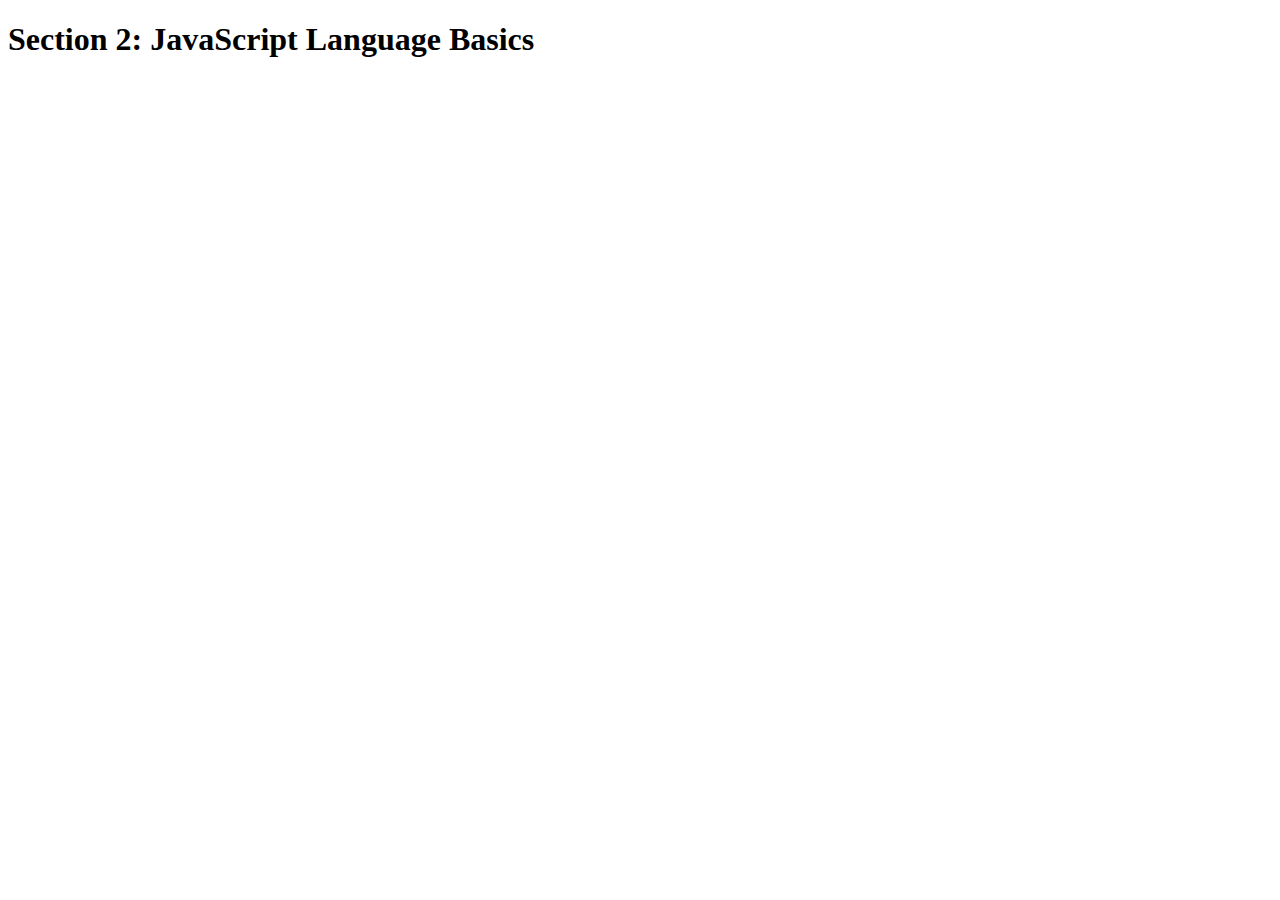
<file: complete-javascript-course2020/2-JS-basics/final/index.html>
<!DOCTYPE html>
<html lang="en">
    <head>
        <meta charset="UTF-8">
        <link href="https://fonts.googleapis.com/css?family=Lato:100,300,600" rel="stylesheet" type="text/css">
        <link href="https://code.iconicframework.com/ionicons/2.0.1/css/ionicons.min.css" rel="stylesheet" type="text/css">
        <link type="text/css" rel="stylesheet" type="style.css">
        <title>Section 2: JavaScript Language Basics</title>
    </head>

    <body>
        <h1>Section 2: JavaScript Language Basics</h1>
    </body>
    
    <script src="script.js"></script>
</html>
</file>
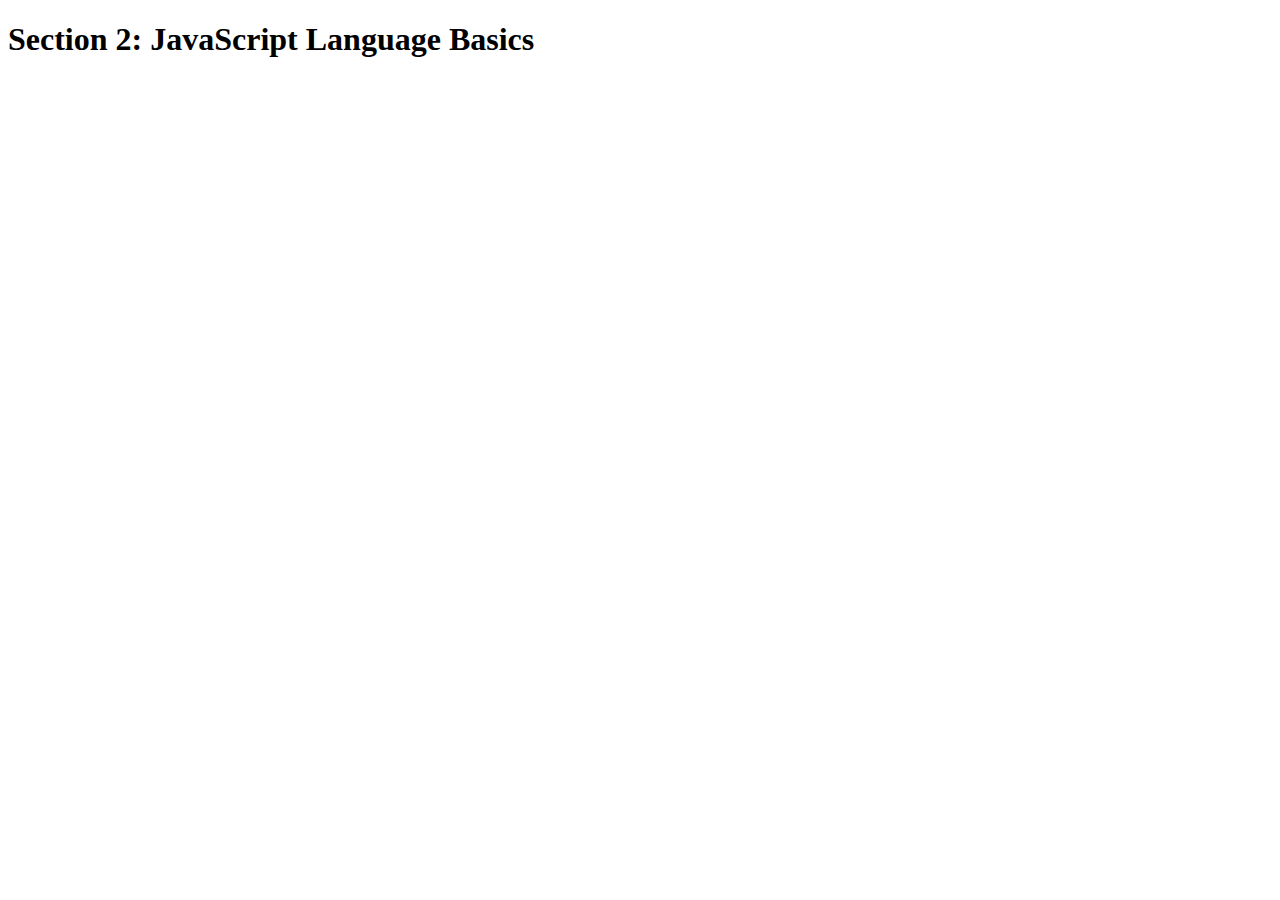
<file: complete-javascript-course2020/2-JS-basics/starter/index.html>
<!DOCTYPE html>
<html lang="en">
    <head>
        <meta charset="UTF-8">
        <title>Section 2: JavaScript Language Basics</title>
    </head>

    <body>
        <h1>Section 2: JavaScript Language Basics</h1>
    </body>
</html>
</file>
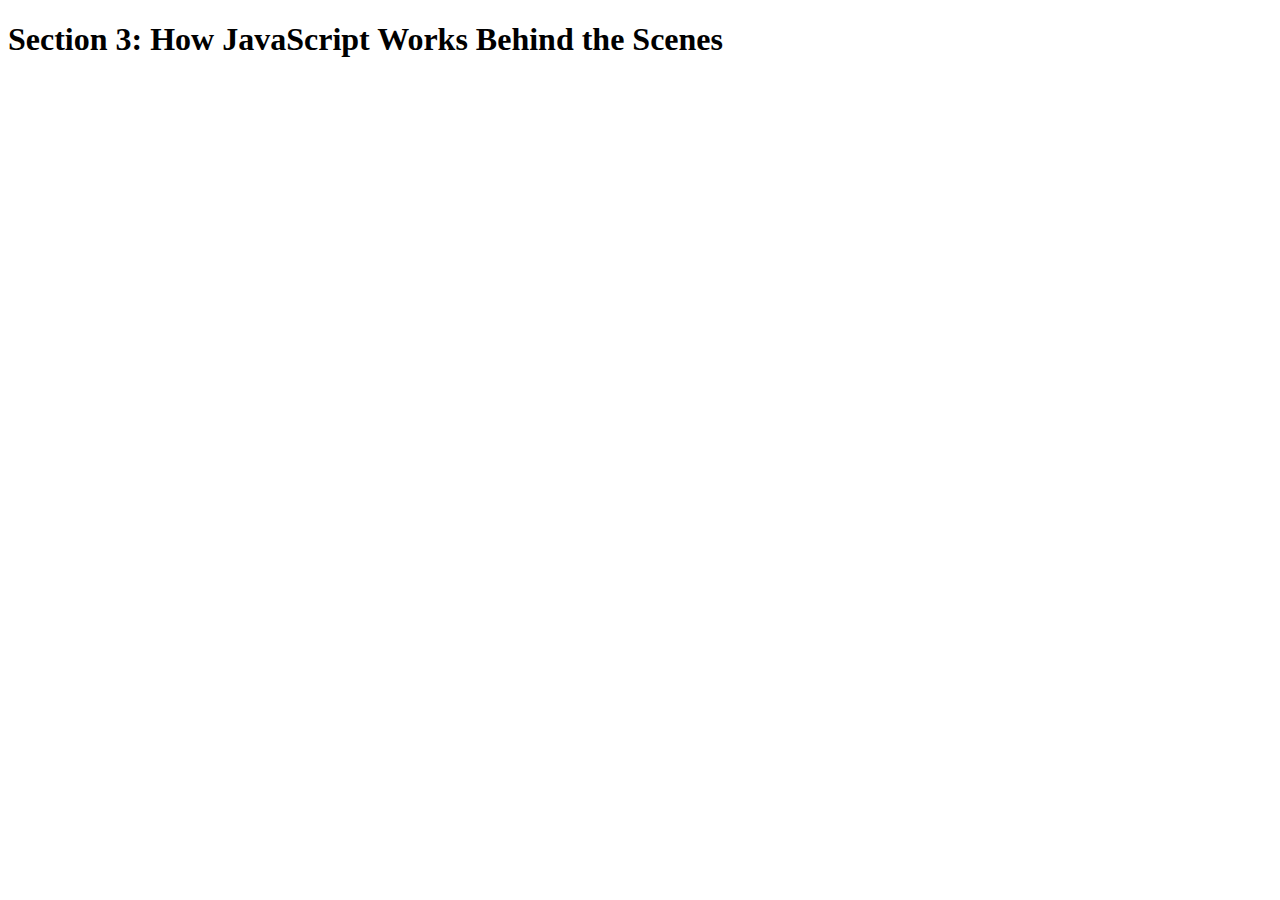
<file: complete-javascript-course2020/3-how-JS-works/final/index.html>
<!DOCTYPE html>
<html lang="en">
    <head>
        <meta charset="UTF-8">
        <title>Section 3: How JavaScript Works Behind the Scenes</title>
    </head>

    <body>
        <h1>Section 3: How JavaScript Works Behind the Scenes</h1>
        <script src="script.js"></script>
    </body>
</html>
</file>
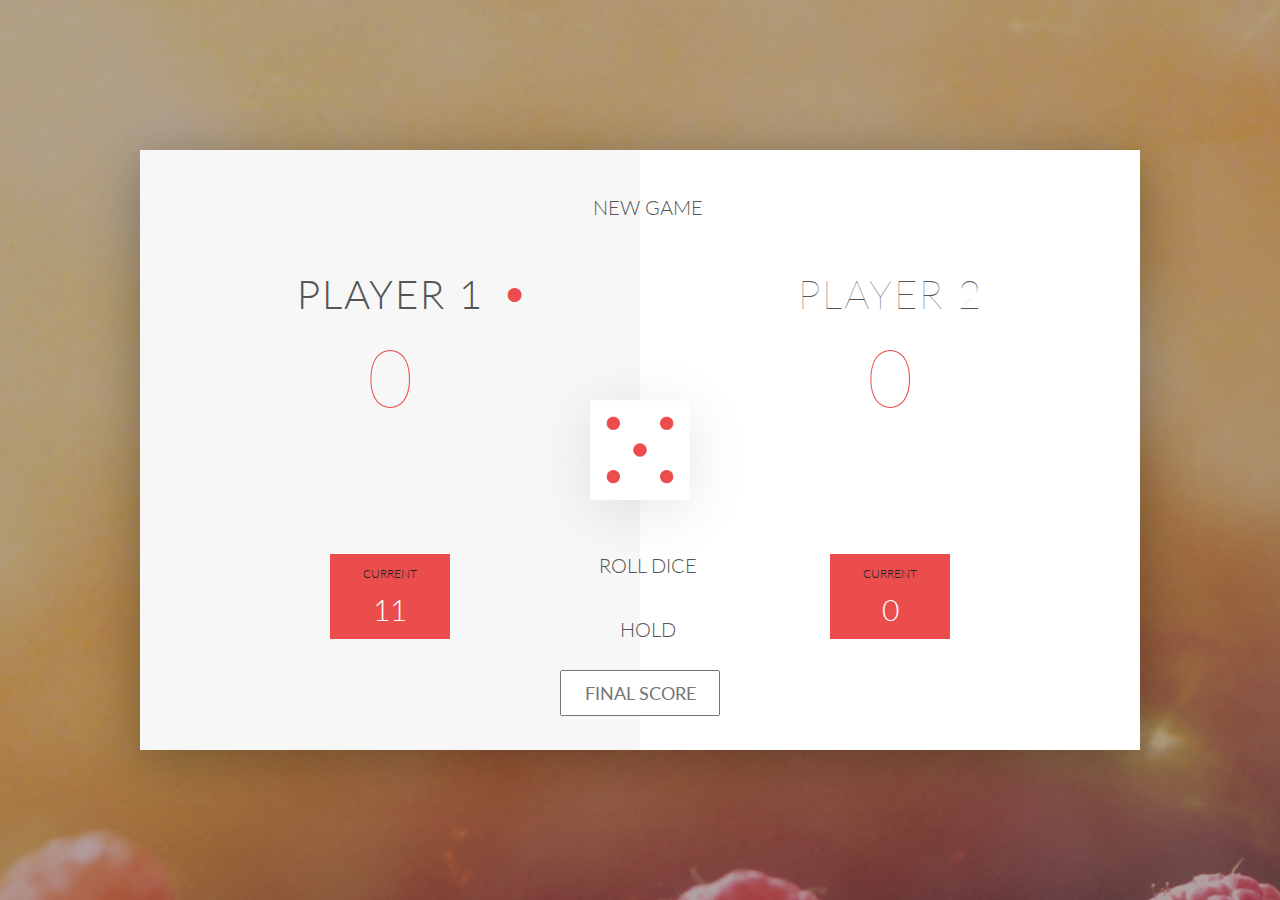
<file: complete-javascript-course2020/4-DOM-pig-game/final/index.html>
<!DOCTYPE html>
<html lang="en">
    <head>
        <meta charset="UTF-8">
        <link href="https://fonts.googleapis.com/css?family=Lato:100,300,600" rel="stylesheet" type="text/css">
        <link href="http://code.ionicframework.com/ionicons/2.0.1/css/ionicons.min.css" rel="stylesheet" type="text/css">
        <link type="text/css" rel="stylesheet" href="style.css">
        
        <title>Pig Game</title>
    </head>

    <body>
        <div class="wrapper clearfix">
            <div class="player-0-panel active">
                <div class="player-name" id="name-0">Player 1</div>
                <div class="player-score" id="score-0">43</div>
                <div class="player-current-box">
                    <div class="player-current-label">Current</div>
                    <div class="player-current-score" id="current-0">11</div>
                </div>
            </div>
            
            <div class="player-1-panel">
                <div class="player-name" id="name-1">Player 2</div>
                <div class="player-score" id="score-1">72</div>
                <div class="player-current-box">
                    <div class="player-current-label">Current</div>
                    <div class="player-current-score" id="current-1">0</div>
                </div>
            </div>
            
            <button class="btn-new"><i class="ion-ios-plus-outline"></i>New game</button>
            <button class="btn-roll"><i class="ion-ios-loop"></i>Roll dice</button>
            <button class="btn-hold"><i class="ion-ios-download-outline"></i>Hold</button>
            
            <input type="text" placeholder="Final score" class="final-score">
            
            <img src="dice-5.png" alt="Dice" class="dice" id="dice-1">
            <img src="dice-5.png" alt="Dice" class="dice" id="dice-2">
        </div>
        
        <!--<script src="app.js"></script>-->
        <script src="app.js"></script>
    </body>
</html>
</file>
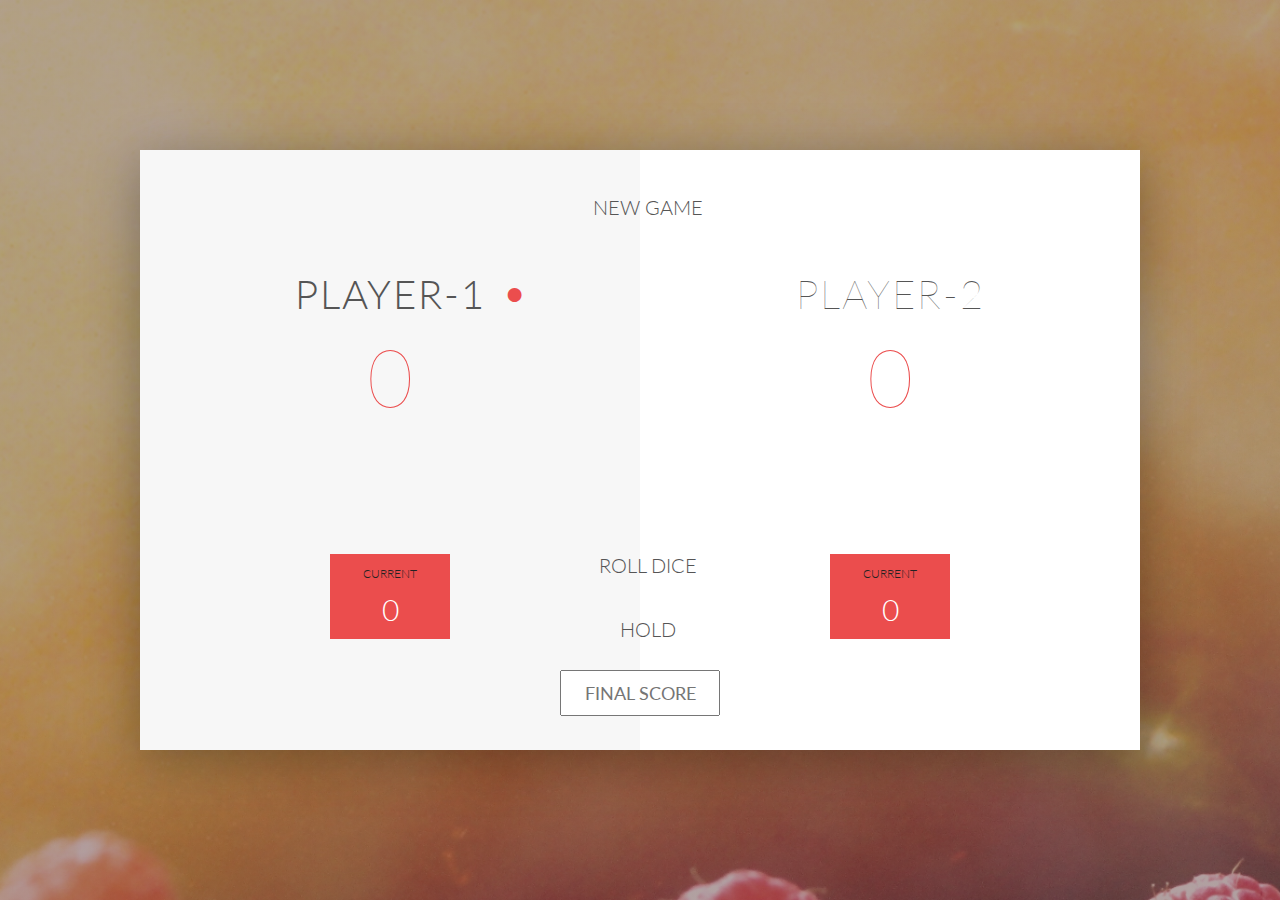
<file: complete-javascript-course2020/4-DOM-pig-game/starter/index.html>
<!DOCTYPE html>
<html lang="en">
    <head>
        <meta charset="UTF-8">
        <link href="https://fonts.googleapis.com/css?family=Lato:100,300,600" rel="stylesheet" type="text/css">
        <link href="http://code.ionicframework.com/ionicons/2.0.1/css/ionicons.min.css" rel="stylesheet" type="text/css">
        <link type="text/css" rel="stylesheet" href="style.css">
        
        <title>Pig Game</title>
    </head>

    <body>
        <div class="wrapper clearfix">
            <div class="player-0-panel active">
                <div class="player-name" id="name-0">Player 1</div>
                <div class="player-score" id="score-0">43</div>
                <div class="player-current-box">
                    <div class="player-current-label">Current</div>
                    <div class="player-current-score" id="current-0">11</div>
                </div>
            </div>
            
            <div class="player-1-panel">
                <div class="player-name" id="name-1">Player 2</div>
                <div class="player-score" id="score-1">72</div>
                <div class="player-current-box">
                    <div class="player-current-label">Current</div>
                    <div class="player-current-score" id="current-1">0</div>
                </div>
            </div>
            
            <button class="btn-new"><i class="ion-ios-plus-outline"></i>New game</button>
            <button class="btn-roll"><i class="ion-ios-loop"></i>Roll dice</button>
            <button class="btn-hold"><i class="ion-ios-download-outline"></i>Hold</button>
            <input type="text" placeholder="Final Score" class="final-score">
            
            <img src="dice-5.png" alt="Dice" class="dice" id="dice-1">
            <img src="dice-5.png" alt="Dice" class="dice" id="dice-2">
        </div>
        
        <script src="app.js"></script>
    </body>
</html>
</file>
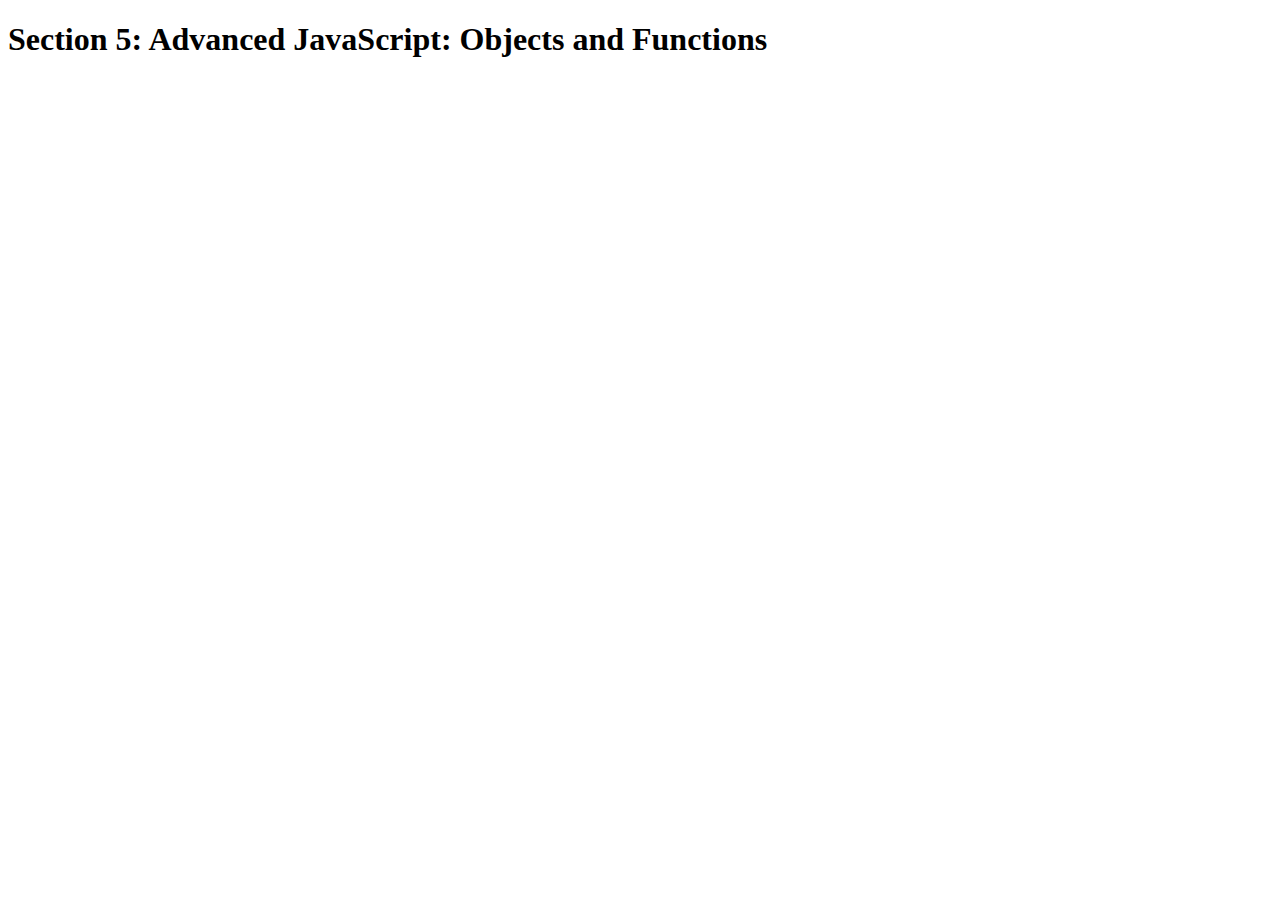
<file: complete-javascript-course2020/5-advanced-JS/final/index.html>
<!DOCTYPE html>
<html lang="en">
    <head>
        <meta charset="UTF-8">
        <title>Section 5: Advanced JavaScript: Objects and Functions</title>
    </head>

    <body>
        <h1>Section 5: Advanced JavaScript: Objects and Functions</h1>
        <script src="script.js"></script>
    </body>
</html>
</file>
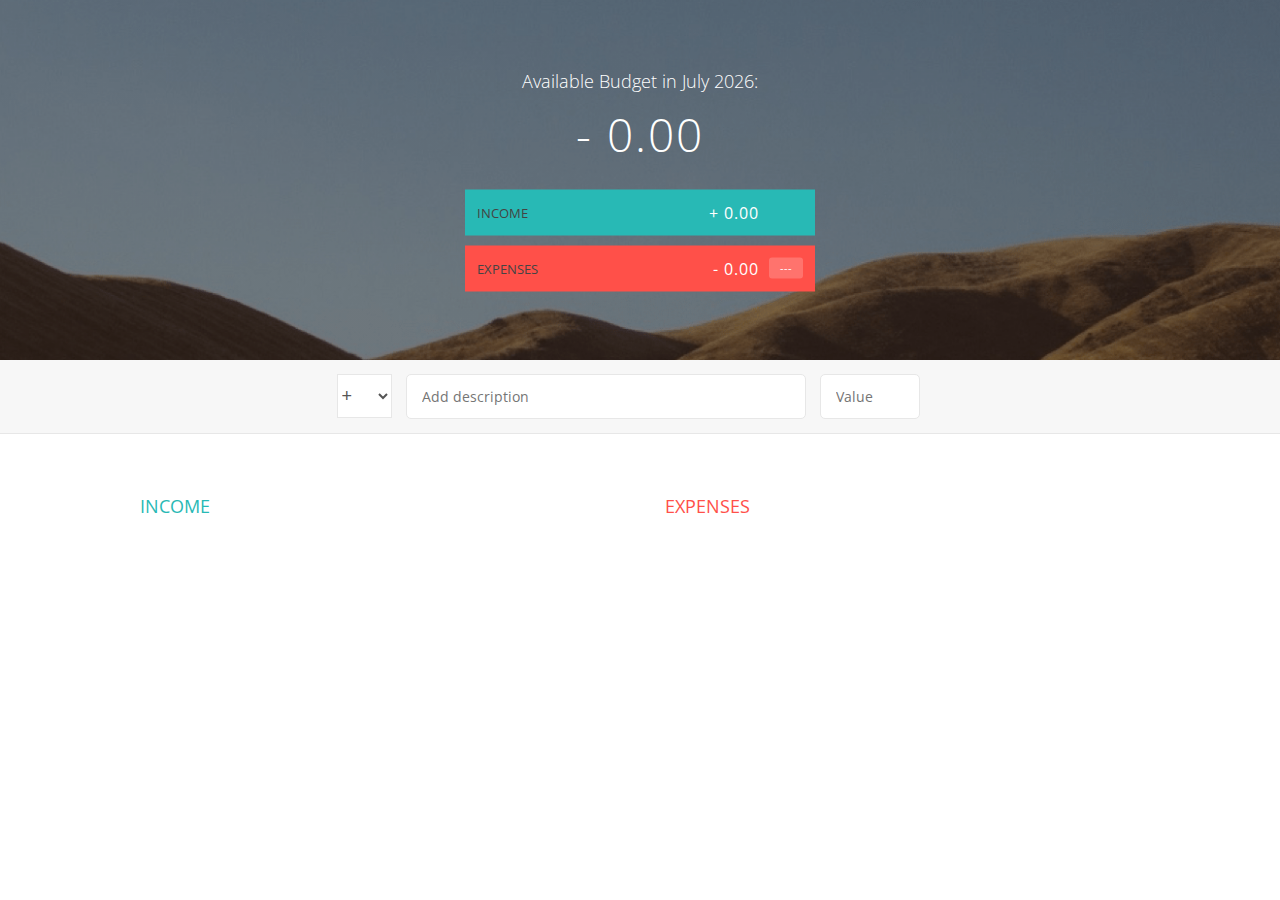
<file: complete-javascript-course2020/6-budgety/final/index.html>
<!DOCTYPE html>
<html lang="en">
    <head>
        <meta charset="UTF-8">
        <link href="https://fonts.googleapis.com/css?family=Open+Sans:100,300,400,600" rel="stylesheet" type="text/css">
        <link href="http://code.ionicframework.com/ionicons/2.0.1/css/ionicons.min.css" rel="stylesheet" type="text/css">
        <link type="text/css" rel="stylesheet" href="style.css">
        <title>Budgety</title>
    </head>
    <body>
        
        <div class="top">
            <div class="budget">
                <div class="budget__title">
                    Available Budget in <span class="budget__title--month">%Month%</span>:
                </div>
                
                <div class="budget__value">+ 2,345.64</div>
                
                <div class="budget__income clearfix">
                    <div class="budget__income--text">Income</div>
                    <div class="right">
                        <div class="budget__income--value">+ 4,300.00</div>
                        <div class="budget__income--percentage">&nbsp;</div>
                    </div>
                </div>
                
                <div class="budget__expenses clearfix">
                    <div class="budget__expenses--text">Expenses</div>
                    <div class="right clearfix">
                        <div class="budget__expenses--value">- 1,954.36</div>
                        <div class="budget__expenses--percentage">45%</div>
                    </div>
                </div>
            </div>
        </div>
        
        
        
        <div class="bottom">
            <div class="add">
                <div class="add__container">
                    <select class="add__type">
                        <option value="inc" selected>+</option>
                        <option value="exp">-</option>
                    </select>
                    <input type="text" class="add__description" placeholder="Add description">
                    <input type="number" class="add__value" placeholder="Value">
                    <button class="add__btn"><i class="ion-ios-checkmark-outline"></i></button>
                </div>
            </div>
            
            <div class="container clearfix">
                <div class="income">
                    <h2 class="icome__title">Income</h2>
                    
                    <div class="income__list">
                       
                        <!--
                        <div class="item clearfix" id="income-0">
                            <div class="item__description">Salary</div>
                            <div class="right clearfix">
                                <div class="item__value">+ 2,100.00</div>
                                <div class="item__delete">
                                    <button class="item__delete--btn">
                                        <i class="ion-ios-close-outline"></i>
                                    </button>
                                </div>
                            </div>
                        </div>
                        
                        <div class="item clearfix" id="income-1">
                            <div class="item__description">Sold car</div>
                            <div class="right clearfix">
                                <div class="item__value">+ 1,500.00</div>
                                <div class="item__delete">
                                    <button class="item__delete--btn"><i class="ion-ios-close-outline"></i></button>
                                </div>
                            </div>
                        </div>
                        -->
                        
                    </div>
                </div>
                
                
                
                <div class="expenses">
                    <h2 class="expenses__title">Expenses</h2>
                    
                    <div class="expenses__list">
                       
                        <!--
                        <div class="item clearfix" id="expense-0">
                            <div class="item__description">Apartment rent</div>
                            <div class="right clearfix">
                                <div class="item__value">- 900.00</div>
                                <div class="item__percentage">21%</div>
                                <div class="item__delete">
                                    <button class="item__delete--btn"><i class="ion-ios-close-outline"></i></button>
                                </div>
                            </div>
                        </div>

                        <div class="item clearfix" id="expense-1">
                            <div class="item__description">Grocery shopping</div>
                            <div class="right clearfix">
                                <div class="item__value">- 435.28</div>
                                <div class="item__percentage">10%</div>
                                <div class="item__delete">
                                    <button class="item__delete--btn"><i class="ion-ios-close-outline"></i></button>
                                </div>
                            </div>
                        </div>
                        -->
                        
                    </div>
                </div>
            </div>
            
            
        </div>
        
        <script src="app.js"></script>
    </body>
</html>
</file>
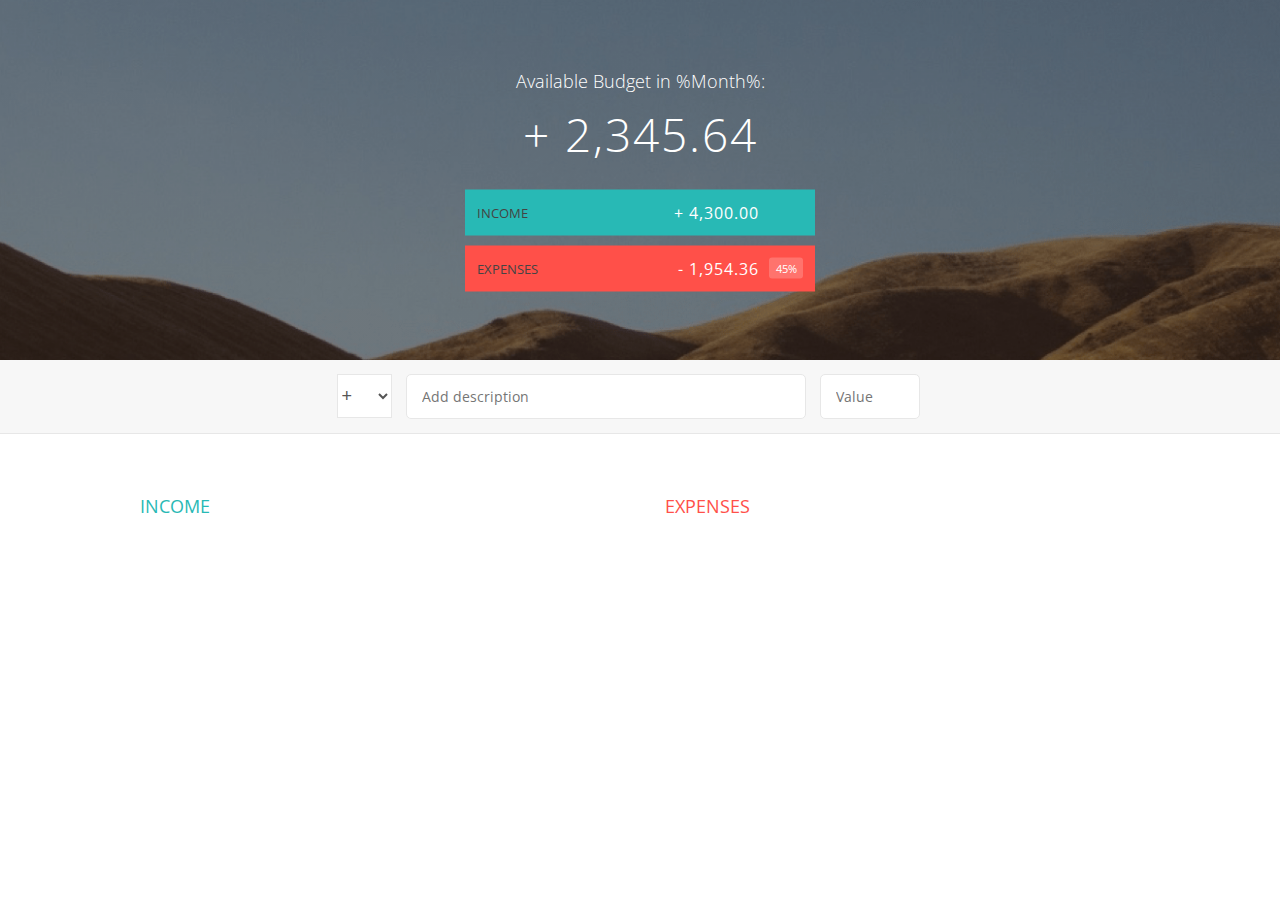
<file: complete-javascript-course2020/6-budgety/starter/index.html>
<!DOCTYPE html>
<html lang="en">
    <head>
        <meta charset="UTF-8">
        <link href="https://fonts.googleapis.com/css?family=Open+Sans:100,300,400,600" rel="stylesheet" type="text/css">
        <link href="http://code.ionicframework.com/ionicons/2.0.1/css/ionicons.min.css" rel="stylesheet" type="text/css">
        <link type="text/css" rel="stylesheet" href="style.css">
        <title>Budgety</title>
    </head>
    <body>
        
        <div class="top">
            <div class="budget">
                <div class="budget__title">
                    Available Budget in <span class="budget__title--month">%Month%</span>:
                </div>
                
                <div class="budget__value">+ 2,345.64</div>
                
                <div class="budget__income clearfix">
                    <div class="budget__income--text">Income</div>
                    <div class="right">
                        <div class="budget__income--value">+ 4,300.00</div>
                        <div class="budget__income--percentage">&nbsp;</div>
                    </div>
                </div>
                
                <div class="budget__expenses clearfix">
                    <div class="budget__expenses--text">Expenses</div>
                    <div class="right clearfix">
                        <div class="budget__expenses--value">- 1,954.36</div>
                        <div class="budget__expenses--percentage">45%</div>
                    </div>
                </div>
            </div>
        </div>
        
        
        
        <div class="bottom">
            <div class="add">
                <div class="add__container">
                    <select class="add__type">
                        <option value="inc" selected>+</option>
                        <option value="exp">-</option>
                    </select>
                    <input type="text" class="add__description" placeholder="Add description">
                    <input type="number" class="add__value" placeholder="Value">
                    <button class="add__btn"><i class="ion-ios-checkmark-outline"></i></button>
                </div>
            </div>
            
            <div class="container clearfix">
                <div class="income">
                    <h2 class="icome__title">Income</h2>
                    
                    <div class="income__list">
                       
                        <!--
                        <div class="item clearfix" id="income-0">
                            <div class="item__description">Salary</div>
                            <div class="right clearfix">
                                <div class="item__value">+ 2,100.00</div>
                                <div class="item__delete">
                                    <button class="item__delete--btn"><i class="ion-ios-close-outline"></i></button>
                                </div>
                            </div>
                        </div>
                        
                        <div class="item clearfix" id="income-1">
                            <div class="item__description">Sold car</div>
                            <div class="right clearfix">
                                <div class="item__value">+ 1,500.00</div>
                                <div class="item__delete">
                                    <button class="item__delete--btn"><i class="ion-ios-close-outline"></i></button>
                                </div>
                            </div>
                        </div>
                        -->
                        
                    </div>
                </div>
                
                
                
                <div class="expenses">
                    <h2 class="expenses__title">Expenses</h2>
                    
                    <div class="expenses__list">
                       
                        <!--
                        <div class="item clearfix" id="expense-0">
                            <div class="item__description">Apartment rent</div>
                            <div class="right clearfix">
                                <div class="item__value">- 900.00</div>
                                <div class="item__percentage">21%</div>
                                <div class="item__delete">
                                    <button class="item__delete--btn"><i class="ion-ios-close-outline"></i></button>
                                </div>
                            </div>
                        </div>

                        <div class="item clearfix" id="expense-1">
                            <div class="item__description">Grocery shopping</div>
                            <div class="right clearfix">
                                <div class="item__value">- 435.28</div>
                                <div class="item__percentage">10%</div>
                                <div class="item__delete">
                                    <button class="item__delete--btn"><i class="ion-ios-close-outline"></i></button>
                                </div>
                            </div>
                        </div>
                        -->
                        
                    </div>
                </div>
            </div>
            
            
        </div>
        
        <script src="app.js"></script>
    </body>
</html>
</file>
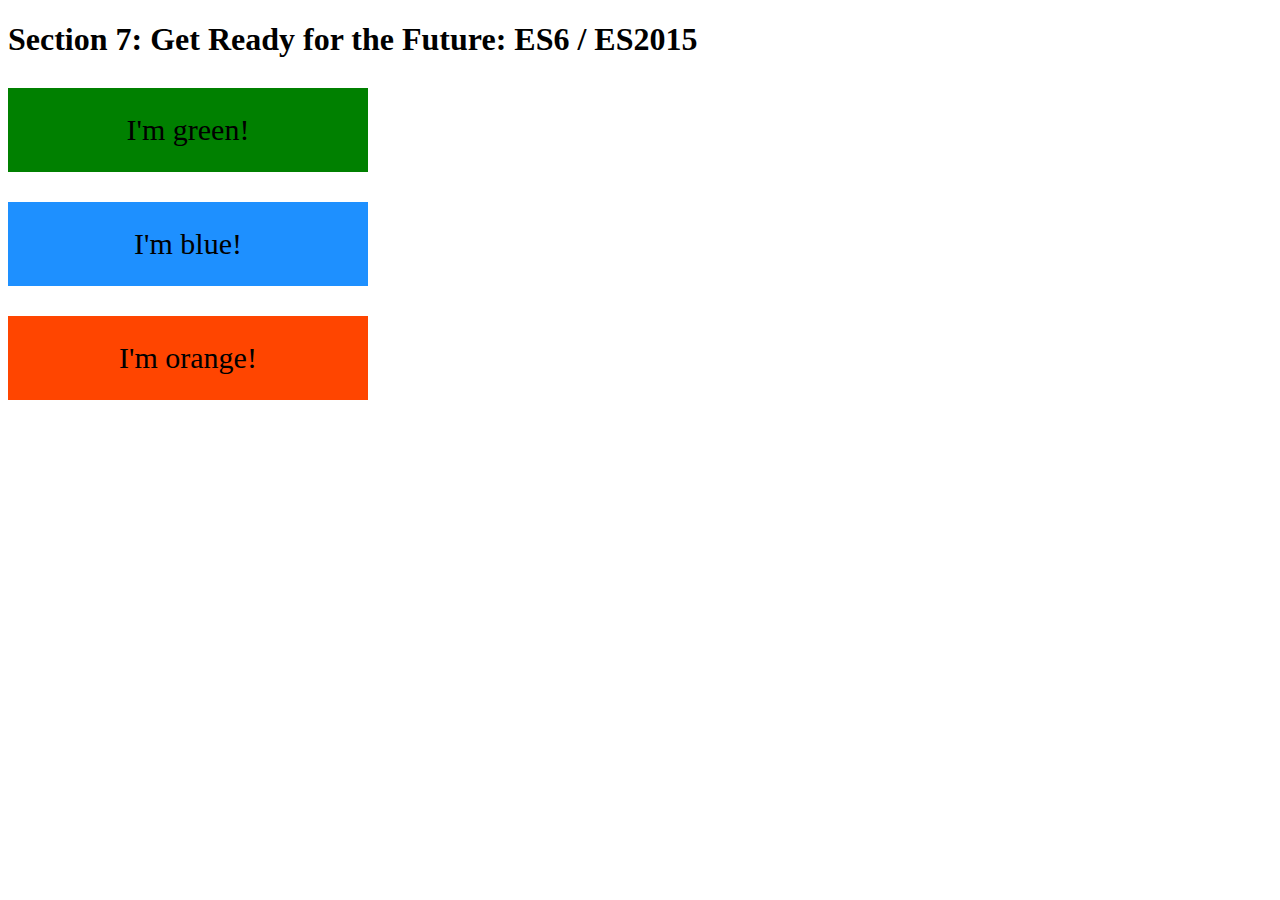
<file: complete-javascript-course2020/7-ES6/final/index.html>
<!DOCTYPE html>
<html lang="en">
    <head>
        <meta charset="UTF-8">
        <title>Section 7: Get Ready for the Future: ES6 / ES2015</title>
        
        <style>
            .box {
                width: 200px;
                padding: 25px 80px;
                text-align: center;
                font-size: 30px;
                margin-top: 30px;
            }
            
            .green { background-color: green; }
            .blue { background-color: dodgerblue; }
            .orange { background-color: orangered; }
            
        </style>
        
    </head>

    <body>
        <h1>Section 7: Get Ready for the Future: ES6 / ES2015</h1>
        
        <div class="box green">I'm green!</div>
        <div class="box blue">I'm blue!</div>
        <div class="box orange">I'm orange!</div>
        
        <script src="polyfill.min.js"></script>
        <script src="script-transpiled.js"></script>
    </body>
</html>
</file>
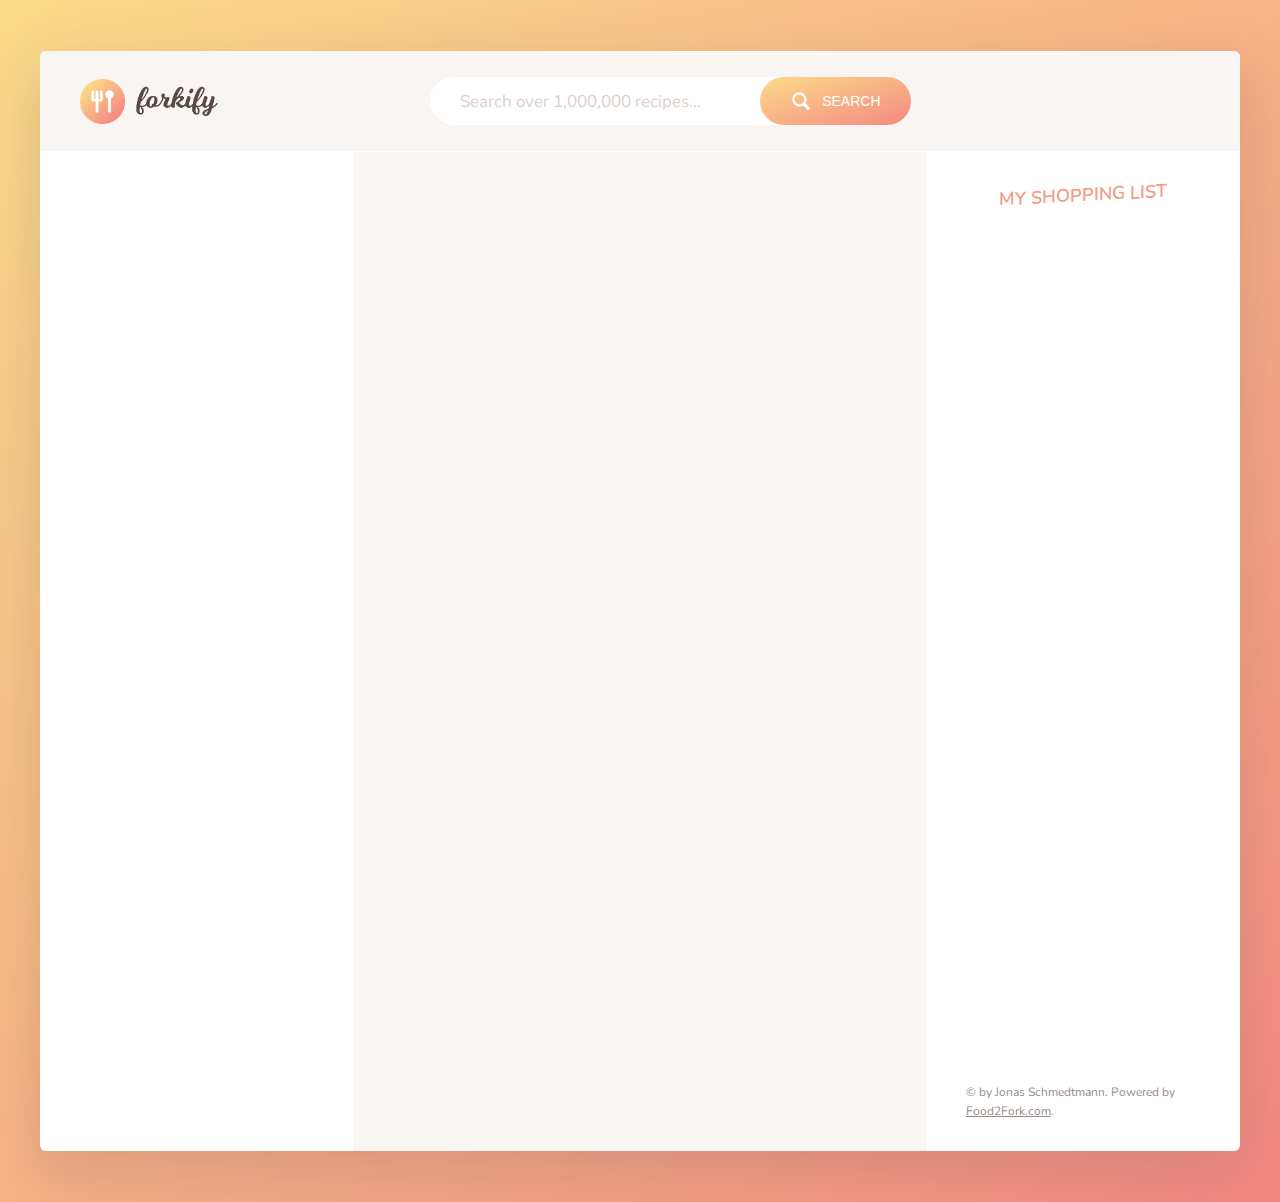
<file: complete-javascript-course2020/9-forkify/final/dist/index.html>
<!DOCTYPE html>
<html lang="en">

<head>
    <meta charset="UTF-8">
    <meta name="viewport" content="width=device-width, initial-scale=1.0">
    <meta http-equiv="X-UA-Compatible" content="ie=edge">
    <link href="https://fonts.googleapis.com/css?family=Nunito+Sans:400,600,700" rel="stylesheet">
    <link rel="stylesheet" href="css/style.css">
    <link rel="shortcut icon" href="img/favicon.png" type="image/x-icon">
    <title>forkify // Search over 1,000,000 recipes</title>
</head>

<body>
    <div class="container">
        <header class="header">
            <img src="img/logo.png" alt="Logo" class="header__logo">
            <form class="search">
                <input type="text" class="search__field" placeholder="Search over 1,000,000 recipes...">
                <button class="btn search__btn">
                    <svg class="search__icon">
                        <use href="img/icons.svg#icon-magnifying-glass"></use>
                    </svg>
                    <span>Search</span>
                </button>
            </form>
            <div class="likes">
                <div class="likes__field">
                    <svg class="likes__icon">
                        <use href="img/icons.svg#icon-heart"></use>
                    </svg>
                </div>
                <div class="likes__panel">
                    <ul class="likes__list">
                        <!--
                        <li>
                            <a class="likes__link" href="#23456">
                                <figure class="likes__fig">
                                    <img src="img/test-1.jpg" alt="Test">
                                </figure>
                                <div class="likes__data">
                                    <h4 class="likes__name">Pasta with Tomato ...</h4>
                                    <p class="likes__author">The Pioneer Woman</p>
                                </div>
                            </a>
                        </li>
                        -->
                    </ul>
                </div>
            </div>
        </header>


        <div class="results">
            <ul class="results__list">
                <!--
                <li>
                    <a class="results__link results__link--active" href="#23456">
                        <figure class="results__fig">
                            <img src="img/test-1.jpg" alt="Test">
                        </figure>
                        <div class="results__data">
                            <h4 class="results__name">Pasta with Tomato ...</h4>
                            <p class="results__author">The Pioneer Woman</p>
                        </div>
                    </a>
                </li>

                <li>
                    <a class="results__link" href="#76767">
                        <figure class="results__fig">
                            <img src="img/test-2.jpg" alt="Test">
                        </figure>
                        <div class="results__data">
                            <h4 class="results__name">Pasta Salad with ...</h4>
                            <p class="results__author">Spicy Perspective</p>
                        </div>
                    </a>
                </li>

                <li>
                    <a class="results__link" href="#85354">
                        <figure class="results__fig">
                            <img src="img/test-3.jpg" alt="Test">
                        </figure>
                        <div class="results__data">
                            <h4 class="results__name">Homemade Tomato ...</h4>
                            <p class="results__author">All Recipes</p>
                        </div>
                    </a>
                </li>

                <li>
                    <a class="results__link" href="#43563">
                        <figure class="results__fig">
                            <img src="img/test-4.jpg" alt="Test">
                        </figure>
                        <div class="results__data">
                            <h4 class="results__name">Pasta with Tomato ...</h4>
                            <p class="results__author">The Pioneer Woman</p>
                        </div>
                    </a>
                </li>

                <li>
                    <a class="results__link" href="#2256665">
                        <figure class="results__fig">
                            <img src="img/test-5.jpg" alt="Test">
                        </figure>
                        <div class="results__data">
                            <h4 class="results__name">Greek Pasta with ...</h4>
                            <p class="results__author">Chow</p>
                        </div>
                    </a>
                </li>

                <li>
                    <a class="results__link" href="#7567567">
                        <figure class="results__fig">
                            <img src="img/test-9.jpg" alt="Test">
                        </figure>
                        <div class="results__data">
                            <h4 class="results__name">Cherry tomato, kale ...</h4>
                            <p class="results__author">BBC Good Food</p>
                        </div>
                    </a>
                </li>

                <li>
                    <a class="results__link" href="#5676577">
                        <figure class="results__fig">
                            <img src="img/test-7.jpg" alt="Test">
                        </figure>
                        <div class="results__data">
                            <h4 class="results__name">Pasta with Fresh ...</h4>
                            <p class="results__author">Chow</p>
                        </div>
                    </a>
                </li>

                <li>
                    <a class="results__link" href="#98798">
                        <figure class="results__fig">
                            <img src="img/test-8.jpg" alt="Test">
                        </figure>
                        <div class="results__data">
                            <h4 class="results__name">Buttery Tomato Pasta ...</h4>
                            <p class="results__author">Simply Recipes</p>
                        </div>
                    </a>
                </li>
                <li>
                    <a class="results__link" href="#5464646456">
                        <figure class="results__fig">
                            <img src="img/test-10.jpg" alt="Test">
                        </figure>
                        <div class="results__data">
                            <h4 class="results__name">Pesto Pasta Salad ...</h4>
                            <p class="results__author">Eats Well With Others</p>
                        </div>
                    </a>
                </li>

                <li>
                    <a class="results__link" href="#345345435">
                        <figure class="results__fig">
                            <img src="img/test-6.jpg" alt="Test">
                        </figure>
                        <div class="results__data">
                            <h4 class="results__name">Pasta with Roasted ...</h4>
                            <p class="results__author">Two Peas and Their Pod</p>
                        </div>
                    </a>
                </li>
                -->
            </ul>

            <div class="results__pages">
                <!--
                <button class="btn-inline results__btn--prev">
                    <svg class="search__icon">
                        <use href="img/icons.svg#icon-triangle-left"></use>
                    </svg>
                    <span>Page 1</span>
                </button>
                <button class="btn-inline results__btn--next">
                    <span>Page 3</span>
                    <svg class="search__icon">
                        <use href="img/icons.svg#icon-triangle-right"></use>
                    </svg>
                </button>
                -->
            </div>
        </div>



        <div class="recipe">

            <!--
            <figure class="recipe__fig">
                <img src="img/test-1.jpg" alt="Tomato" class="recipe__img">
                <h1 class="recipe__title">
                    <span>Pasta with tomato cream sauce</span>
                </h1>
            </figure>
            <div class="recipe__details">
                <div class="recipe__info">
                    <svg class="recipe__info-icon">
                        <use href="img/icons.svg#icon-stopwatch"></use>
                    </svg>
                    <span class="recipe__info-data recipe__info-data--minutes">45</span>
                    <span class="recipe__info-text"> minutes</span>
                </div>
                <div class="recipe__info">
                    <svg class="recipe__info-icon">
                        <use href="img/icons.svg#icon-man"></use>
                    </svg>
                    <span class="recipe__info-data recipe__info-data--people">4</span>
                    <span class="recipe__info-text"> servings</span>

                    <div class="recipe__info-buttons">
                        <button class="btn-tiny">
                            <svg>
                                <use href="img/icons.svg#icon-circle-with-minus"></use>
                            </svg>
                        </button>
                        <button class="btn-tiny">
                            <svg>
                                <use href="img/icons.svg#icon-circle-with-plus"></use>
                            </svg>
                        </button>
                    </div>

                </div>
                <button class="recipe__love">
                    <svg class="header__likes">
                        <use href="img/icons.svg#icon-heart-outlined"></use>
                    </svg>
                </button>
            </div>



            <div class="recipe__ingredients">
                <ul class="recipe__ingredient-list">
                    <li class="recipe__item">
                        <svg class="recipe__icon">
                            <use href="img/icons.svg#icon-check"></use>
                        </svg>
                        <div class="recipe__count">1000</div>
                        <div class="recipe__ingredient">
                            <span class="recipe__unit">g</span>
                            pasta
                        </div>
                    </li>

                    <li class="recipe__item">
                        <svg class="recipe__icon">
                            <use href="img/icons.svg#icon-check"></use>
                        </svg>
                        <div class="recipe__count">1/2</div>
                        <div class="recipe__ingredient">
                            <span class="recipe__unit">cup</span>
                            ricotta cheese
                        </div>
                    </li>

                    <li class="recipe__item">
                        <svg class="recipe__icon">
                            <use href="img/icons.svg#icon-check"></use>
                        </svg>
                        <div class="recipe__count">1</div>
                        <div class="recipe__ingredient">
                            <span class="recipe__unit"></span>
                            can of tomatoes, whole or crushed
                        </div>
                    </li>


                    <li class="recipe__item">
                        <svg class="recipe__icon">
                            <use href="img/icons.svg#icon-check"></use>
                        </svg>
                        <div class="recipe__count">1</div>
                        <div class="recipe__ingredient">
                            <span class="recipe__unit"></span>
                            can tuna packed in olive oil
                        </div>
                    </li>

                    <li class="recipe__item">
                        <svg class="recipe__icon">
                            <use href="img/icons.svg#icon-check"></use>
                        </svg>
                        <div class="recipe__count">1/2</div>
                        <div class="recipe__ingredient">
                            <span class="recipe__unit">cup</span>
                            grated parmesan cheese
                        </div>
                    </li>

                    <li class="recipe__item">
                        <svg class="recipe__icon">
                            <use href="img/icons.svg#icon-check"></use>
                        </svg>
                        <div class="recipe__count">1/4</div>
                        <div class="recipe__ingredient">
                            <span class="recipe__unit">cup</span>
                            fresh basil, chopped or torn
                        </div>
                    </li>
                </ul>

                <button class="btn-small recipe__btn">
                    <svg class="search__icon">
                        <use href="img/icons.svg#icon-shopping-cart"></use>
                    </svg>
                    <span>Add to shopping list</span>
                </button>
            </div>

            <div class="recipe__directions">
                <h2 class="heading-2">How to cook it</h2>
                <p class="recipe__directions-text">
                    This recipe was carefully designed and tested by
                    <span class="recipe__by">The Pioneer Woman</span>. Please check out directions at their website.
                </p>
                <a class="btn-small recipe__btn" href="http://thepioneerwoman.com/cooking/pasta-with-tomato-cream-sauce/" target="_blank">
                    <span>Directions</span>
                    <svg class="search__icon">
                        <use href="img/icons.svg#icon-triangle-right"></use>
                    </svg>

                </a>
            </div>
            -->
        </div>





        <div class="shopping">
            <h2 class="heading-2">My Shopping List</h2>

            <ul class="shopping__list">

                <!--
                <li class="shopping__item">
                    <div class="shopping__count">
                        <input type="number" value="500" step="100">
                        <p>g</p>
                    </div>
                    <p class="shopping__description">Pasta</p>
                    <button class="shopping__delete btn-tiny">
                        <svg>
                            <use href="img/icons.svg#icon-circle-with-cross"></use>
                        </svg>
                    </button>
                </li>

                <li class="shopping__item">
                    <div class="shopping__count">
                        <input type="number" value="0.5" step="0.1">
                        <p>cup</p>
                    </div>
                    <p class="shopping__description">Ricotta cheese</p>
                    <button class="shopping__delete btn-tiny">
                        <svg>
                            <use href="img/icons.svg#icon-circle-with-cross"></use>
                        </svg>
                    </button>
                </li>

                <li class="shopping__item">
                    <div class="shopping__count">
                        <input type="number" value="3.5" step="0.1">
                        <p>tbsp</p>
                    </div>
                    <p class="shopping__description">Toasted almond slices</p>
                    <button class="shopping__delete btn-tiny">
                        <svg>
                            <use href="img/icons.svg#icon-circle-with-cross"></use>
                        </svg>
                    </button>
                </li>

                <li class="shopping__item">
                    <div class="shopping__count">
                        <input type="number" value="0.5" step="0.1">
                        <p>tbsp</p>
                    </div>
                    <p class="shopping__description">Sea salt</p>
                    <button class="shopping__delete btn-tiny">
                        <svg>
                            <use href="img/icons.svg#icon-circle-with-cross"></use>
                        </svg>
                    </button>
                </li>

                <li class="shopping__item">
                    <div class="shopping__count">
                        <input type="number" value="0.25" step="0.1">
                        <p>cup</p>
                    </div>

                    <p class="shopping__description">Minced green onions</p>
                    <button class="shopping__delete btn-tiny">
                        <svg>
                            <use href="img/icons.svg#icon-circle-with-cross"></use>
                        </svg>
                    </button>
                </li>

                <li class="shopping__item">
                    <div class="shopping__count">
                        <input type="number" value="45" step="10">
                        <p>g</p>
                    </div>
                    <p class="shopping__description">Sesame seeds</p>
                    <button class="shopping__delete btn-tiny">
                        <svg>
                            <use href="img/icons.svg#icon-circle-with-cross"></use>
                        </svg>
                    </button>
                </li>
                -->
            </ul>

            <div class="copyright">
                &copy; by Jonas Schmedtmann. Powered by
                <a href="http://food2fork.com" target="_blank" class="link">Food2Fork.com</a>.
            </div>

        </div>
    </div>

<script type="text/javascript" src="js/bundle.js"></script></body>

</html>
</file>
<file: complete-javascript-course2020/4-DOM-pig-game/final/style.css>
/**********************************************
*** GENERAL
**********************************************/

.final-score {
    position: absolute;
    left: 50%;
    transform: translateX(-50%);
    top: 520px;
    color: #555;
    font-size: 18px;
    font-family: 'Lato';
    text-align: center;
    padding: 10px;
    width: 160px;
    text-transform: uppercase;
}

.final-score:focus { outline: none; }

#dice-1 { top: 120px; }
#dice-2 { top: 250px; }


* {
    margin: 0;
    padding: 0;
    box-sizing: border-box;
    
}

.clearfix::after {
    content: "";
    display: table;
    clear: both;
}

body {
    background-image: linear-gradient(rgba(62, 20, 20, 0.4), rgba(62, 20, 20, 0.4)), url(back.jpg);
    background-size: cover;
    background-position: center;
    font-family: Lato;
    font-weight: 300;
    position: relative;
    height: 100vh;
    color: #555;
}

.wrapper {
    width: 1000px;
    position: absolute;
    top: 50%;
    left: 50%;
    transform: translate(-50%, -50%);
    background-color: #fff;
    box-shadow: 0px 10px 50px rgba(0, 0, 0, 0.3);
    overflow: hidden;
}

.player-0-panel,
.player-1-panel {
    width: 50%;
    float: left;
    height: 600px;
    padding: 100px;
}



/**********************************************
*** PLAYERS
**********************************************/

.player-name {
    font-size: 40px;
    text-align: center;
    text-transform: uppercase;
    letter-spacing: 2px;
    font-weight: 100;
    margin-top: 20px;
    margin-bottom: 10px;
    position: relative;
}

.player-score {
    text-align: center;
    font-size: 80px;
    font-weight: 100;
    color: #EB4D4D;
    margin-bottom: 130px;
}

.active { background-color: #f7f7f7; }
.active .player-name { font-weight: 300; }

.active .player-name::after {
    content: "\2022";
    font-size: 47px;
    position: absolute;
    color: #EB4D4D;
    top: -7px;
    right: 10px;
    
}

.player-current-box {
    background-color: #EB4D4D;
    color: #fff;
    width: 40%;
    margin: 0 auto;
    padding: 12px;
    text-align: center;
}

.player-current-label {
    text-transform: uppercase;
    margin-bottom: 10px;
    font-size: 12px;
    color: #222;
}

.player-current-score {
    font-size: 30px;
}

button {
    position: absolute;
    width: 200px;
    left: 50%;
    transform: translateX(-50%);
    color: #555;
    background: none;
    border: none;
    font-family: Lato;
    font-size: 20px;
    text-transform: uppercase;
    cursor: pointer;
    font-weight: 300;
    transition: background-color 0.3s, color 0.3s;
}

button:hover { font-weight: 600; }
button:hover i { margin-right: 20px; }

button:focus {
    outline: none;
}

i {
    color: #EB4D4D;
    display: inline-block;
    margin-right: 15px;
    font-size: 32px;
    line-height: 1;
    vertical-align: text-top;
    margin-top: -4px;
    transition: margin 0.3s;
}

.btn-new { top: 45px;}
.btn-roll { top: 403px;}
.btn-hold { top: 467px;}

.dice {
    position: absolute;
    left: 50%;
    top: 178px;
    transform: translateX(-50%);
    height: 100px;
    box-shadow: 0px 10px 60px rgba(0, 0, 0, 0.10);
}

.winner { background-color: #f7f7f7; }
.winner .player-name { font-weight: 300; color: #EB4D4D; }
</file>
<file: complete-javascript-course2020/4-DOM-pig-game/starter/style.css>
/**********************************************
*** GENERAL
**********************************************/

.final-score{
    position: absolute;
    left: 50%;
    transform: translateX(-50%);
    top: 520px;
    color: #555;
    font-size: 18px;
    font-family: 'Lato';
    text-align: center;
    padding: 10px;
    width: 160px;
    text-transform: uppercase;
}

.final-score:focus{outline: none;}

#dice-1{top:120px;}
#dice-2{top:250px;}

* {
    margin: 0;
    padding: 0;
    box-sizing: border-box;
    
}

.clearfix::after {
    content: "";
    display: table;
    clear: both;
}

body {
    background-image: linear-gradient(rgba(62, 20, 20, 0.4), rgba(62, 20, 20, 0.4)), url(back.jpg);
    background-size: cover;
    background-position: center;
    font-family: Lato;
    font-weight: 300;
    position: relative;
    height: 100vh;
    color: #555;
}

.wrapper {
    width: 1000px;
    position: absolute;
    top: 50%;
    left: 50%;
    transform: translate(-50%, -50%);
    background-color: #fff;
    box-shadow: 0px 10px 50px rgba(0, 0, 0, 0.3);
    overflow: hidden;
}

.player-0-panel,
.player-1-panel {
    width: 50%;
    float: left;
    height: 600px;
    padding: 100px;
}



/**********************************************
*** PLAYERS
**********************************************/

.player-name {
    font-size: 40px;
    text-align: center;
    text-transform: uppercase;
    letter-spacing: 2px;
    font-weight: 100;
    margin-top: 20px;
    margin-bottom: 10px;
    position: relative;
}

.player-score {
    text-align: center;
    font-size: 80px;
    font-weight: 100;
    color: #EB4D4D;
    margin-bottom: 130px;
}

.active { background-color: #f7f7f7; }
.active .player-name { font-weight: 300; }

.active .player-name::after {
    content: "\2022";
    font-size: 47px;
    position: absolute;
    color: #EB4D4D;
    top: -7px;
    right: 10px;
    
}

.player-current-box {
    background-color: #EB4D4D;
    color: #fff;
    width: 40%;
    margin: 0 auto;
    padding: 12px;
    text-align: center;
}

.player-current-label {
    text-transform: uppercase;
    margin-bottom: 10px;
    font-size: 12px;
    color: #222;
}

.player-current-score {
    font-size: 30px;
}

button {
    position: absolute;
    width: 200px;
    left: 50%;
    transform: translateX(-50%);
    color: #555;
    background: none;
    border: none;
    font-family: Lato;
    font-size: 20px;
    text-transform: uppercase;
    cursor: pointer;
    font-weight: 300;
    transition: background-color 0.3s, color 0.3s;
}

button:hover { font-weight: 600; }
button:hover i { margin-right: 20px; }

button:focus {
    outline: none;
}

i {
    color: #EB4D4D;
    display: inline-block;
    margin-right: 15px;
    font-size: 32px;
    line-height: 1;
    vertical-align: text-top;
    margin-top: -4px;
    transition: margin 0.3s;
}

.btn-new { top: 45px;}
.btn-roll { top: 403px;}
.btn-hold { top: 467px;}

.dice {
    position: absolute;
    left: 50%;
    top: 178px;
    transform: translateX(-50%);
    height: 100px;
    box-shadow: 0px 10px 60px rgba(0, 0, 0, 0.10);
}

.winner { background-color: #f7f7f7; }
.winner .player-name { font-weight: 300; color: #EB4D4D; }
</file>
<file: complete-javascript-course2020/6-budgety/final/style.css>
/**********************************************
*** GENERAL
**********************************************/

* {
    margin: 0;
    padding: 0;
    box-sizing: border-box;
}

.clearfix::after {
    content: "";
    display: table;
    clear: both;
}

body {
    color: #555;
    font-family: Open Sans;
    font-size: 16px;
    position: relative;
    height: 100vh;
    font-weight: 400;
}

.right { float: right; }
.red { color: #FF5049 !important; }
.red-focus:focus { border: 1px solid #FF5049 !important; }

/**********************************************
*** TOP PART
**********************************************/

.top {
    height: 40vh;
    background-image: linear-gradient(rgba(0, 0, 0, 0.35), rgba(0, 0, 0, 0.35)), url(back.png);
    background-size: cover;
    background-position: center;
    position: relative;
}

.budget {
    position: absolute;
    width: 350px;
    top: 50%;
    left: 50%;
    transform: translate(-50%, -50%);
    color: #fff;
}

.budget__title {
    font-size: 18px;
    text-align: center;
    margin-bottom: 10px;
    font-weight: 300;
}

.budget__value {
    font-weight: 300;
    font-size: 46px;
    text-align: center;
    margin-bottom: 25px;
    letter-spacing: 2px;
}

.budget__income,
.budget__expenses {
    padding: 12px;
    text-transform: uppercase;
}

.budget__income {
    margin-bottom: 10px;
    background-color: #28B9B5;
}

.budget__expenses {
    background-color: #FF5049;
}

.budget__income--text,
.budget__expenses--text {
    float: left;
    font-size: 13px;
    color: #444;
    margin-top: 2px;
}

.budget__income--value,
.budget__expenses--value {
    letter-spacing: 1px;
    float: left;
}

.budget__income--percentage,
.budget__expenses--percentage {
    float: left;
    width: 34px;
    font-size: 11px;
    padding: 3px 0;
    margin-left: 10px;
}

.budget__expenses--percentage {
    background-color: rgba(255, 255, 255, 0.2);
    text-align: center;
    border-radius: 3px;
}


/**********************************************
*** BOTTOM PART
**********************************************/

/***** FORM *****/
.add {
    padding: 14px;
    border-bottom: 1px solid #e7e7e7;
    background-color: #f7f7f7;
}

.add__container {
    margin: 0 auto;
    text-align: center;
}

.add__type {
    width: 55px;
    border: 1px solid #e7e7e7;
    height: 44px;
    font-size: 18px;
    color: inherit;
    background-color: #fff;
    margin-right: 10px;
    font-weight: 300;
    transition: border 0.3s;
}

.add__description,
.add__value {
    border: 1px solid #e7e7e7;
    background-color: #fff;
    color: inherit;
    font-family: inherit;
    font-size: 14px;
    padding: 12px 15px;
    margin-right: 10px;
    border-radius: 5px;
    transition: border 0.3s;
}

.add__description { width: 400px;}
.add__value { width: 100px;}

.add__btn {
    font-size: 35px;
    background: none;
    border: none;
    color: #28B9B5;
    cursor: pointer;
    display: inline-block;
    vertical-align: middle;
    line-height: 1.1;
    margin-left: 10px;
}

.add__btn:active { transform: translateY(2px); }

.add__type:focus,
.add__description:focus,
.add__value:focus {
    outline: none;
    border: 1px solid #28B9B5;
}

.add__btn:focus { outline: none; }

/***** LISTS *****/
.container {
    width: 1000px;
    margin: 60px auto;
}

.income {
    float: left;
    width: 475px;
    margin-right: 50px;
}

.expenses {
    float: left;
    width: 475px;
}

h2 {
    text-transform: uppercase;
    font-size: 18px;
    font-weight: 400;
    margin-bottom: 15px;
}

.icome__title { color: #28B9B5; }
.expenses__title { color: #FF5049; }

.item {
    padding: 13px;
    border-bottom: 1px solid #e7e7e7;
}

.item:first-child { border-top: 1px solid #e7e7e7; }
.item:nth-child(even) { background-color: #f7f7f7; }

.item__description {
    float: left;
}

.item__value {
    float: left;
    transition: transform 0.3s;
}

.item__percentage {
    float: left;
    margin-left: 20px;
    transition: transform 0.3s;
    font-size: 11px;
    background-color: #FFDAD9;
    padding: 3px;
    border-radius: 3px;
    width: 32px;
    text-align: center;
}

.income .item__value,
.income .item__delete--btn {
    color: #28B9B5;
}

.expenses .item__value,
.expenses .item__percentage,
.expenses .item__delete--btn {
    color: #FF5049;
}


.item__delete {
    float: left;
}

.item__delete--btn {
    font-size: 22px;
    background: none;
    border: none;
    cursor: pointer;
    display: inline-block;
    vertical-align: middle;
    line-height: 1;
    display: none;
}

.item__delete--btn:focus { outline: none; }
.item__delete--btn:active { transform: translateY(2px); }

.item:hover .item__delete--btn { display: block; }
.item:hover .item__value { transform: translateX(-20px); }
.item:hover .item__percentage { transform: translateX(-20px); }


.unpaid {
    background-color: #FFDAD9 !important;
    cursor: pointer;
    color: #FF5049;

}

.unpaid .item__percentage { box-shadow: 0 2px 6px 0 rgba(0, 0, 0, 0.1); }
.unpaid:hover .item__description { font-weight: 900; }
</file>
<file: complete-javascript-course2020/6-budgety/starter/style.css>
/**********************************************
*** GENERAL
**********************************************/

* {
    margin: 0;
    padding: 0;
    box-sizing: border-box;
}

.clearfix::after {
    content: "";
    display: table;
    clear: both;
}

body {
    color: #555;
    font-family: Open Sans;
    font-size: 16px;
    position: relative;
    height: 100vh;
    font-weight: 400;
}

.right { float: right; }
.red { color: #FF5049 !important; }
.red-focus:focus { border: 1px solid #FF5049 !important; }

/**********************************************
*** TOP PART
**********************************************/

.top {
    height: 40vh;
    background-image: linear-gradient(rgba(0, 0, 0, 0.35), rgba(0, 0, 0, 0.35)), url(back.png);
    background-size: cover;
    background-position: center;
    position: relative;
}

.budget {
    position: absolute;
    width: 350px;
    top: 50%;
    left: 50%;
    transform: translate(-50%, -50%);
    color: #fff;
}

.budget__title {
    font-size: 18px;
    text-align: center;
    margin-bottom: 10px;
    font-weight: 300;
}

.budget__value {
    font-weight: 300;
    font-size: 46px;
    text-align: center;
    margin-bottom: 25px;
    letter-spacing: 2px;
}

.budget__income,
.budget__expenses {
    padding: 12px;
    text-transform: uppercase;
}

.budget__income {
    margin-bottom: 10px;
    background-color: #28B9B5;
}

.budget__expenses {
    background-color: #FF5049;
}

.budget__income--text,
.budget__expenses--text {
    float: left;
    font-size: 13px;
    color: #444;
    margin-top: 2px;
}

.budget__income--value,
.budget__expenses--value {
    letter-spacing: 1px;
    float: left;
}

.budget__income--percentage,
.budget__expenses--percentage {
    float: left;
    width: 34px;
    font-size: 11px;
    padding: 3px 0;
    margin-left: 10px;
}

.budget__expenses--percentage {
    background-color: rgba(255, 255, 255, 0.2);
    text-align: center;
    border-radius: 3px;
}


/**********************************************
*** BOTTOM PART
**********************************************/

/***** FORM *****/
.add {
    padding: 14px;
    border-bottom: 1px solid #e7e7e7;
    background-color: #f7f7f7;
}

.add__container {
    margin: 0 auto;
    text-align: center;
}

.add__type {
    width: 55px;
    border: 1px solid #e7e7e7;
    height: 44px;
    font-size: 18px;
    color: inherit;
    background-color: #fff;
    margin-right: 10px;
    font-weight: 300;
    transition: border 0.3s;
}

.add__description,
.add__value {
    border: 1px solid #e7e7e7;
    background-color: #fff;
    color: inherit;
    font-family: inherit;
    font-size: 14px;
    padding: 12px 15px;
    margin-right: 10px;
    border-radius: 5px;
    transition: border 0.3s;
}

.add__description { width: 400px;}
.add__value { width: 100px;}

.add__btn {
    font-size: 35px;
    background: none;
    border: none;
    color: #28B9B5;
    cursor: pointer;
    display: inline-block;
    vertical-align: middle;
    line-height: 1.1;
    margin-left: 10px;
}

.add__btn:active { transform: translateY(2px); }

.add__type:focus,
.add__description:focus,
.add__value:focus {
    outline: none;
    border: 1px solid #28B9B5;
}

.add__btn:focus { outline: none; }

/***** LISTS *****/
.container {
    width: 1000px;
    margin: 60px auto;
}

.income {
    float: left;
    width: 475px;
    margin-right: 50px;
}

.expenses {
    float: left;
    width: 475px;
}

h2 {
    text-transform: uppercase;
    font-size: 18px;
    font-weight: 400;
    margin-bottom: 15px;
}

.icome__title { color: #28B9B5; }
.expenses__title { color: #FF5049; }

.item {
    padding: 13px;
    border-bottom: 1px solid #e7e7e7;
}

.item:first-child { border-top: 1px solid #e7e7e7; }
.item:nth-child(even) { background-color: #f7f7f7; }

.item__description {
    float: left;
}

.item__value {
    float: left;
    transition: transform 0.3s;
}

.item__percentage {
    float: left;
    margin-left: 20px;
    transition: transform 0.3s;
    font-size: 11px;
    background-color: #FFDAD9;
    padding: 3px;
    border-radius: 3px;
    width: 32px;
    text-align: center;
}

.income .item__value,
.income .item__delete--btn {
    color: #28B9B5;
}

.expenses .item__value,
.expenses .item__percentage,
.expenses .item__delete--btn {
    color: #FF5049;
}


.item__delete {
    float: left;
}

.item__delete--btn {
    font-size: 22px;
    background: none;
    border: none;
    cursor: pointer;
    display: inline-block;
    vertical-align: middle;
    line-height: 1;
    display: none;
}

.item__delete--btn:focus { outline: none; }
.item__delete--btn:active { transform: translateY(2px); }

.item:hover .item__delete--btn { display: block; }
.item:hover .item__value { transform: translateX(-20px); }
.item:hover .item__percentage { transform: translateX(-20px); }


.unpaid {
    background-color: #FFDAD9 !important;
    cursor: pointer;
    color: #FF5049;

}

.unpaid .item__percentage { box-shadow: 0 2px 6px 0 rgba(0, 0, 0, 0.1); }
.unpaid:hover .item__description { font-weight: 900; }
</file>
<file: complete-javascript-course2020/9-forkify/final/dist/css/style.css>
* {
  margin: 0;
  padding: 0; }

*,
*::before,
*::after {
  box-sizing: inherit; }

html {
  box-sizing: border-box;
  font-size: 62.5%; }
  @media only screen and (max-width: 68.75em) {
    html {
      font-size: 50%; } }

body {
  font-family: 'Nunito Sans', sans-serif;
  font-weight: 400;
  line-height: 1.6;
  color: #655A56;
  background-image: linear-gradient(to right bottom, #FBDB89, #F48982);
  background-size: cover;
  background-repeat: no-repeat;
  min-height: calc(100vh - 2 * 4vw); }

.container {
  max-width: 120rem;
  margin: 4vw auto;
  background-color: #fff;
  border-radius: 6px;
  overflow: hidden;
  box-shadow: 0 2rem 6rem 0.5rem rgba(101, 90, 86, 0.2);
  display: grid;
  grid-template-rows: 10rem minmax(100rem, auto);
  grid-template-columns: 1.1fr 2fr 1.1fr;
  grid-template-areas: "head head head" "list recipe shopping"; }
  @media only screen and (max-width: 68.75em) {
    .container {
      width: 100%;
      margin: 0;
      border-radius: 0; } }

.btn, .btn-small, .btn-small:link, .btn-small:visited {
  background-image: linear-gradient(to right bottom, #FBDB89, #F48982);
  border-radius: 10rem;
  border: none;
  text-transform: uppercase;
  color: #fff;
  cursor: pointer;
  display: flex;
  align-items: center;
  transition: all .2s; }
  .btn:hover, .btn-small:hover {
    transform: scale(1.05); }
  .btn:focus, .btn-small:focus {
    outline: none; }
  .btn > *:first-child, .btn-small > *:first-child {
    margin-right: 1rem; }

.btn {
  padding: 1.3rem 3rem;
  font-size: 1.4rem; }
  .btn svg {
    height: 2.25rem;
    width: 2.25rem;
    fill: currentColor; }

.btn-small, .btn-small:link, .btn-small:visited {
  font-size: 1.3rem;
  padding: 1rem 1.75rem;
  text-decoration: none; }
  .btn-small svg, .btn-small:link svg, .btn-small:visited svg {
    height: 1.5rem;
    width: 1.5rem;
    fill: currentColor; }

.btn-inline {
  color: #F59A83;
  font-size: 1.2rem;
  border: none;
  background-color: #F9F5F3;
  padding: .8rem 1.2rem;
  border-radius: 10rem;
  cursor: pointer;
  display: flex;
  align-items: center;
  transition: all .2s; }
  .btn-inline svg {
    height: 1.5rem;
    width: 1.5rem;
    fill: currentColor;
    margin: 0 .2rem; }
  .btn-inline span {
    margin: 0 .4rem; }
  .btn-inline:hover {
    color: #F48982;
    background-color: #F2EFEE; }
  .btn-inline:focus {
    outline: none; }

.btn-tiny {
  height: 1.75rem;
  width: 1.75rem;
  border: none;
  background: none;
  cursor: pointer; }
  .btn-tiny svg {
    height: 100%;
    width: 100%;
    fill: #F59A83;
    transition: all .3s; }
  .btn-tiny:focus {
    outline: none; }
  .btn-tiny:hover svg {
    fill: #F48982;
    transform: translateY(-1px); }
  .btn-tiny:active svg {
    fill: #F48982;
    transform: translateY(0); }
  .btn-tiny:not(:last-child) {
    margin-right: .3rem; }

.heading-2 {
  font-size: 1.8rem;
  font-weight: 600;
  color: #F59A83;
  text-transform: uppercase;
  margin-bottom: 2.5rem;
  text-align: center;
  transform: skewY(-3deg); }

.copyright {
  color: #968B87;
  font-size: 1.2rem;
  margin-top: auto; }

.link:link,
.link:visited {
  color: #968B87; }

.loader {
  margin: 5rem auto;
  text-align: center; }
  .loader svg {
    height: 5.5rem;
    width: 5.5rem;
    fill: #F59A83;
    transform-origin: 44% 50%;
    animation: rotate 1.5s infinite linear; }

@keyframes rotate {
  0% {
    transform: rotate(0); }
  100% {
    transform: rotate(360deg); } }

.header {
  grid-area: head;
  background-color: #F9F5F3;
  display: flex;
  align-items: center;
  justify-content: space-between; }
  .header__logo {
    margin-left: 4rem;
    height: 4.5rem;
    display: block; }

.search {
  background-color: #fff;
  border-radius: 10rem;
  display: flex;
  align-items: center;
  padding-left: 3rem;
  transition: all .3s; }
  .search:focus-within {
    transform: translateY(-2px);
    box-shadow: 0 0.7rem 3rem rgba(101, 90, 86, 0.08); }
  .search__field {
    border: none;
    background: none;
    font-family: inherit;
    color: inherit;
    font-size: 1.7rem;
    width: 30rem; }
    .search__field:focus {
      outline: none; }
    .search__field::placeholder {
      color: #DAD0CC; }

.likes {
  position: relative;
  align-self: stretch;
  padding: 0 !important; }
  .likes__field {
    cursor: pointer;
    padding: 0 4rem;
    display: flex;
    align-items: center;
    height: 100%;
    transition: all .3s; }
    .likes__field:hover {
      background-color: #F2EFEE; }
  .likes__panel:hover,
  .likes__field:hover + .likes__panel {
    visibility: visible;
    opacity: 1; }
  .likes__icon {
    fill: #F59A83;
    height: 3.75rem;
    width: 3.75rem; }
  .likes__panel {
    position: absolute;
    right: 0;
    top: 10rem;
    z-index: 10;
    padding: 2rem 0;
    width: 34rem;
    background-color: #fff;
    box-shadow: 0 0.8rem 5rem 2rem rgba(101, 90, 86, 0.1);
    visibility: hidden;
    opacity: 0;
    transition: all .5s .2s; }

.results,
.likes {
  padding: 3rem 0; }
  .results__list,
  .likes__list {
    list-style: none; }
  .results__link:link, .results__link:visited,
  .likes__link:link,
  .likes__link:visited {
    display: flex;
    align-items: center;
    padding: 1.5rem 3rem;
    transition: all .3s;
    border-right: 1px solid #fff;
    text-decoration: none; }
  .results__link:hover,
  .likes__link:hover {
    background-color: #F9F5F3;
    transform: translateY(-2px); }
  .results__link--active,
  .likes__link--active {
    background-color: #F9F5F3; }
  .results__fig,
  .likes__fig {
    flex: 0 0 5.5rem;
    border-radius: 50%;
    overflow: hidden;
    height: 5.5rem;
    margin-right: 2rem;
    position: relative;
    backface-visibility: hidden; }
    .results__fig::before,
    .likes__fig::before {
      content: '';
      display: block;
      height: 100%;
      width: 100%;
      position: absolute;
      top: 0;
      left: 0;
      background-image: linear-gradient(to right bottom, #FBDB89, #F48982);
      opacity: .4; }
    .results__fig img,
    .likes__fig img {
      display: block;
      width: 100%;
      height: 100%;
      object-fit: cover;
      transition: all .3s; }
  .results__name,
  .likes__name {
    font-size: 1.3rem;
    color: #F59A83;
    text-transform: uppercase;
    font-weight: 600;
    margin-bottom: .3rem; }
  .results__author,
  .likes__author {
    font-size: 1.1rem;
    color: #968B87;
    text-transform: uppercase;
    font-weight: 600; }
  .results__pages,
  .likes__pages {
    margin-top: 3rem;
    padding: 0 3rem; }
    .results__pages::after,
    .likes__pages::after {
      content: "";
      display: table;
      clear: both; }
  .results__btn--prev,
  .likes__btn--prev {
    float: left;
    flex-direction: row-reverse; }
  .results__btn--next,
  .likes__btn--next {
    float: right; }

.recipe {
  background-color: #F9F5F3;
  border-top: 1px solid #fff; }
  .recipe__fig {
    height: 30rem;
    position: relative;
    transform: scale(1.04) translateY(-1px);
    transform-origin: top; }
    .recipe__fig::before {
      content: '';
      display: block;
      height: 100%;
      width: 100%;
      position: absolute;
      top: 0;
      left: 0;
      background-image: linear-gradient(to right bottom, #FBDB89, #F48982);
      opacity: .6; }
  .recipe__img {
    width: 100%;
    display: block;
    height: 100%;
    object-fit: cover; }
  .recipe__title {
    position: absolute;
    bottom: 0;
    left: 50%;
    transform: translate(-50%, 20%) skewY(-6deg);
    color: #fff;
    font-weight: 700;
    font-size: 2.75rem;
    text-transform: uppercase;
    width: 70%;
    line-height: 1.95;
    text-align: center; }
    .recipe__title span {
      -webkit-box-decoration-break: clone;
      box-decoration-break: clone;
      padding: 1.3rem 2rem;
      background-image: linear-gradient(to right bottom, #FBDB89, #F48982); }
  .recipe__details {
    display: flex;
    align-items: center;
    padding: 8rem 3rem 3rem 3rem; }
  .recipe__info {
    font-size: 1.5rem;
    text-transform: uppercase;
    display: flex;
    align-items: center; }
    .recipe__info:not(:last-child) {
      margin-right: 4rem; }
  .recipe__info-icon {
    height: 2rem;
    width: 2rem;
    fill: #F59A83;
    margin-right: 1rem; }
  .recipe__info-data {
    margin-right: .4rem;
    font-weight: 600; }
  .recipe__info-buttons {
    display: flex;
    margin-left: 1.5rem;
    visibility: hidden;
    opacity: 0;
    transform: translateY(5px);
    transition: all .4s; }
  .recipe:hover .recipe__info-buttons {
    visibility: visible;
    opacity: 1;
    transform: translateY(0); }
  .recipe__love {
    background-image: linear-gradient(to right bottom, #FBDB89, #F48982);
    border-radius: 50%;
    border: none;
    cursor: pointer;
    height: 4.5rem;
    width: 4.5rem;
    margin-left: auto;
    transition: all .2s;
    display: flex;
    align-items: center;
    justify-content: center; }
    .recipe__love:hover {
      transform: scale(1.07); }
    .recipe__love:focus {
      outline: none; }
    .recipe__love svg {
      height: 2.75rem;
      width: 2.75rem;
      fill: #fff; }
  .recipe__ingredients {
    padding: 4rem 5rem;
    font-size: 1.5rem;
    line-height: 1.4;
    background-color: #F2EFEE;
    display: flex;
    flex-direction: column;
    align-items: center; }
  .recipe__ingredient-list {
    display: grid;
    grid-template-columns: 1fr 1fr;
    grid-column-gap: 1.5rem;
    grid-row-gap: 2.5rem;
    list-style: none;
    margin-bottom: 3rem; }
  .recipe__item {
    display: flex; }
  .recipe__icon {
    height: 1.8rem;
    width: 1.8rem;
    fill: #F59A83;
    border: 1px solid #F59A83;
    border-radius: 50%;
    padding: 2px;
    margin-right: 1rem;
    flex: 0 0 auto;
    margin-top: .1rem; }
  .recipe__count {
    margin-right: .5rem;
    flex: 0 0 auto; }
  .recipe__directions {
    padding: 4rem;
    padding-bottom: 5rem;
    display: flex;
    flex-direction: column;
    align-items: center; }
  .recipe__directions-text {
    font-size: 1.5rem;
    text-align: center;
    width: 90%;
    margin-bottom: 3rem;
    color: #968B87; }
  .recipe__by {
    font-weight: 700; }

.shopping {
  padding: 3rem 4rem;
  display: flex;
  flex-direction: column; }
  .shopping__list {
    list-style: none;
    max-height: 77rem;
    overflow: scroll; }
  .shopping__item {
    display: flex;
    align-items: flex-start;
    padding: 1.3rem 0;
    border-bottom: 1px solid #F2EFEE;
    position: relative; }
  .shopping__count {
    flex: 0 0 7.5rem;
    padding: .4rem .5rem;
    border: 1px solid #F2EFEE;
    border-radius: 3px;
    margin-right: 2rem;
    cursor: pointer;
    display: flex;
    justify-content: space-between; }
    .shopping__count input {
      color: inherit;
      font-family: inherit;
      font-size: 1.2rem;
      text-align: center;
      border: none;
      width: 3.7rem;
      border-radius: 3px; }
      .shopping__count input:focus {
        outline: none;
        background-color: #F2EFEE; }
    .shopping__count p {
      font-size: 1.2rem; }
  .shopping__description {
    flex: 1;
    font-size: 1.3rem;
    margin-top: .4rem;
    margin-right: 1.5rem; }
  .shopping__delete {
    margin-top: .5rem;
    position: absolute;
    right: 0;
    background-image: linear-gradient(to right, transparent 0%, #fff 40%, #fff 100%);
    width: 3.75rem;
    padding-left: 2rem;
    visibility: hidden;
    opacity: 0;
    transition: all .5s; }
  .shopping__item:hover .shopping__delete {
    opacity: 1;
    visibility: visible; }
</file>
